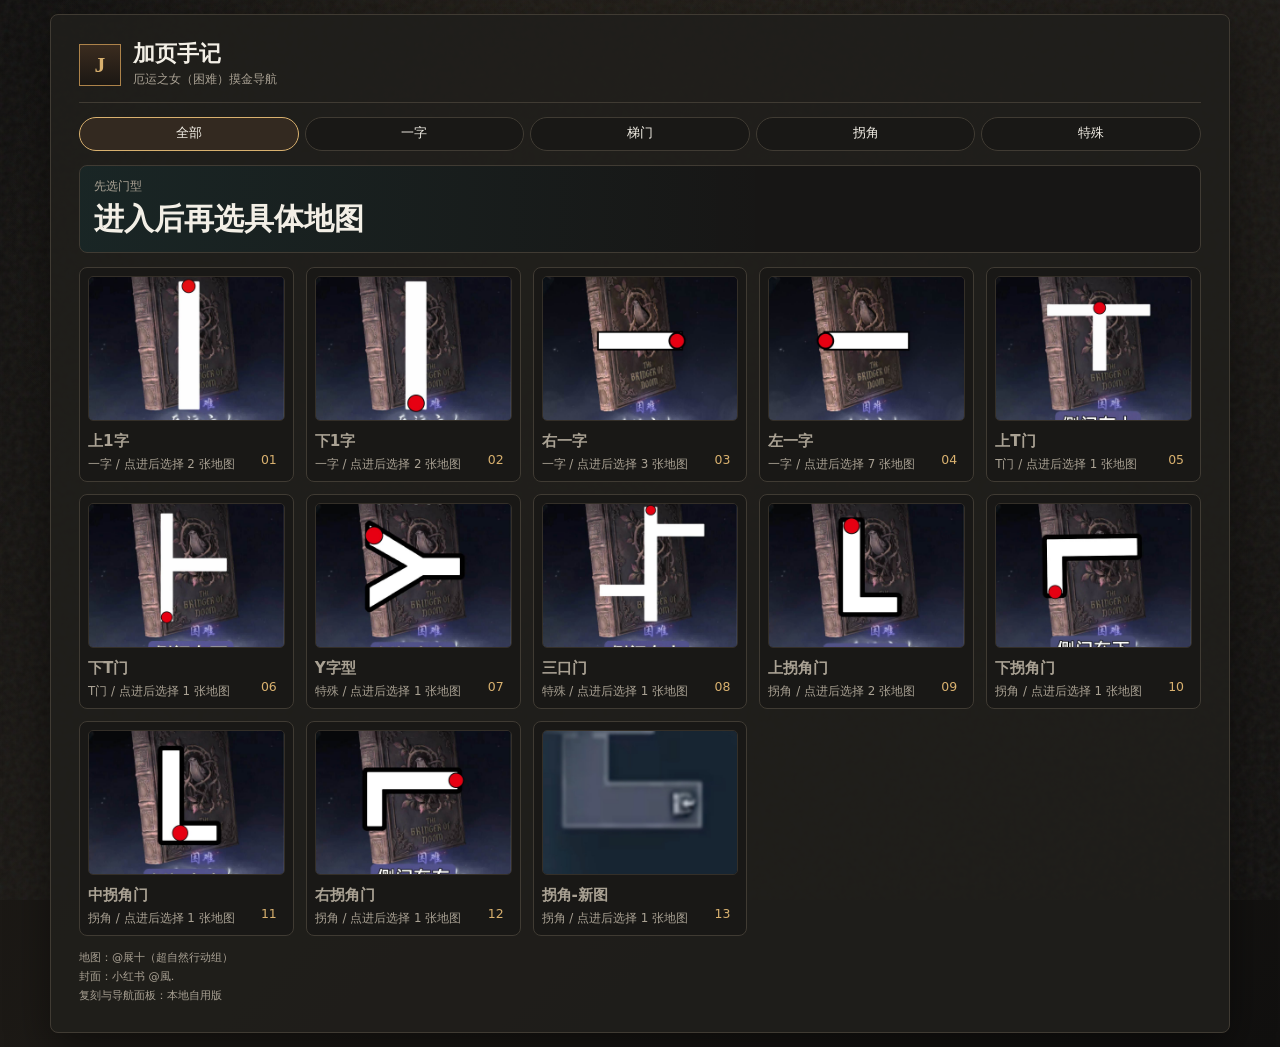
<file: index.html>
<!doctype html>
<html lang="zh-CN">
  <head>
    <meta charset="UTF-8" />
    <meta name="viewport" content="width=device-width, initial-scale=1.0" />
    <title>加页手记摸金导航</title>
    <link rel="stylesheet" href="./styles.css?v=20260709-editlabels1" />
  </head>
  <body>
    <div class="grain" aria-hidden="true"></div>

    <main class="shell is-home" id="appShell">
      <section class="left-rail" aria-label="地图目录">
        <div class="brand">
          <span class="brand-mark">J</span>
          <div>
            <h1>加页手记</h1>
            <p>厄运之女（困难）摸金导航</p>
          </div>
        </div>

        <div class="toolbar" aria-label="地图筛选">
          <button class="chip is-active" data-filter="all">全部</button>
          <button class="chip" data-filter="一字">一字</button>
          <button class="chip" data-filter="T门">梯门</button>
          <button class="chip" data-filter="拐角">拐角</button>
          <button class="chip" data-filter="特殊">特殊</button>
        </div>

        <div class="home-prompt">
          <span>先选门型</span>
          <strong>进入后再选具体地图</strong>
        </div>

        <div class="map-list" id="mapList"></div>

        <footer class="credits">
          <span>地图：@展十（超自然行动组）</span>
          <span>封面：小红书 @風.</span>
          <span>复刻与导航面板：本地自用版</span>
        </footer>
      </section>

      <section class="map-chooser" aria-label="选择具体地图">
        <header class="chooser-head">
          <button class="text-btn" id="backToCategoriesBtn" type="button">返回门型</button>
          <div>
            <p class="eyebrow" id="chooserType">选择地图</p>
            <h2 id="chooserTitle">上1字</h2>
          </div>
        </header>

        <div class="choice-grid" id="mapChoiceList"></div>
      </section>

      <section class="stage" aria-label="地图查看器">
        <header class="stage-head">
          <div>
            <p class="eyebrow" id="mapType">地图</p>
            <h2 id="mapTitle">上1字</h2>
          </div>

          <div class="head-actions">
            <button class="text-btn" id="backHomeBtn" type="button">选门型</button>
            <button class="icon-btn" id="prevMapBtn" type="button" title="上一张地图" aria-label="上一张地图">
              <svg viewBox="0 0 24 24" aria-hidden="true"><path d="m15 18-6-6 6-6"/></svg>
            </button>
            <button class="icon-btn" id="nextMapBtn" type="button" title="下一张地图" aria-label="下一张地图">
              <svg viewBox="0 0 24 24" aria-hidden="true"><path d="m9 18 6-6-6-6"/></svg>
            </button>
            <button class="icon-btn" id="fitBtn" type="button" title="切换适配方式" aria-label="切换适配方式">
              <svg viewBox="0 0 24 24" aria-hidden="true"><path d="M8 3H5a2 2 0 0 0-2 2v3m18 0V5a2 2 0 0 0-2-2h-3M3 16v3a2 2 0 0 0 2 2h3m8 0h3a2 2 0 0 0 2-2v-3"/></svg>
            </button>
          </div>
        </header>

        <div class="map-frame" id="mapFrame">
          <img id="mapImage" alt="地图" />
          <span class="zoom-badge" id="zoomBadge">100%</span>
        </div>

        <div class="map-strip" id="mapStrip" aria-label="同门型地图"></div>
      </section>

      <aside class="navigator" aria-label="半自动语音导航">
        <div class="panel-title">
          <div>
            <p class="eyebrow">route navigator</p>
            <h2>摸金导航器</h2>
          </div>
          <span class="status-dot" id="voiceStatus" title="语音状态"></span>
        </div>

        <div class="route-picker">
          <label for="routeSelect">门型</label>
          <select id="routeSelect"></select>
          <button id="addRouteBtn" type="button">添加路线</button>
        </div>

        <div class="current-step">
          <span id="stepIndex">01</span>
          <div class="step-copy">
            <small id="routeMeta">步骤 1/1</small>
            <p id="stepText">确认当前门型和地图编号，先别急着跑。</p>
          </div>
        </div>

        <div class="route-legend" aria-label="地图图例">
          <span><i class="legend-red"></i>红线主路</span>
          <span><i class="legend-room"></i>功能房</span>
          <span><i class="legend-hall"></i>走廊</span>
          <span><i class="legend-stair"></i>换楼层</span>
        </div>

        <div class="control-grid">
          <button class="ghost-btn prev-action" id="prevStepBtn" type="button">
            <svg viewBox="0 0 24 24" aria-hidden="true"><path d="m15 18-6-6 6-6"/></svg>
            上一条
          </button>
          <button class="primary-btn next-action" id="nextStepBtn" type="button">
            <svg viewBox="0 0 24 24" aria-hidden="true"><path d="m9 18 6-6-6-6"/></svg>
            下一条
          </button>
          <button class="ghost-btn replay-action" id="speakBtn" type="button">
            <svg viewBox="0 0 24 24" aria-hidden="true"><path d="M11 5 6 9H2v6h4l5 4V5Z"/><path d="M15.54 8.46a5 5 0 0 1 0 7.07"/><path d="M19.07 4.93a10 10 0 0 1 0 14.14"/></svg>
            重播当前
          </button>
          <button class="ghost-btn listen-action" id="voiceControlBtn" type="button">
            <svg viewBox="0 0 24 24" aria-hidden="true"><path d="M12 2a3 3 0 0 0-3 3v7a3 3 0 0 0 6 0V5a3 3 0 0 0-3-3Z"/><path d="M19 10v2a7 7 0 0 1-14 0v-2"/><path d="M12 19v3"/></svg>
            语音监听
          </button>
          <button class="ghost-btn hidden-control" id="autoBtn" type="button">
            <svg viewBox="0 0 24 24" aria-hidden="true"><path d="M8 5v14l11-7Z"/></svg>
            自动
          </button>
        </div>

        <p class="listen-text" id="listenText">进入地图后会尝试自动开启语音监听；说 OK、下一次、下一条、继续都能跳转。</p>

        <label class="voice-field">
          <span>播报声音</span>
          <select id="voiceSelect">
            <option value="">自动选择中文声音</option>
          </select>
        </label>

        <label class="range-field">
          <span>连播间隔</span>
          <output id="delayOut">5 秒</output>
          <input id="delayRange" type="range" min="3" max="12" value="5" />
        </label>

        <div class="steps" id="steps"></div>

        <label class="note-box full-route-box">
          <span>本图全部指令</span>
          <textarea id="fullRouteText" rows="9" spellcheck="false"></textarea>
        </label>

        <label class="note-box custom-note-box">
          <span>补充口令</span>
          <textarea id="customNotes" rows="5" spellcheck="false"></textarea>
        </label>

        <button class="save-btn" id="saveNotesBtn" type="button">保存全部指令</button>
      </aside>
    </main>

    <script src="./app.js?v=20260709-editlabels1"></script>
  </body>
</html>
</file>
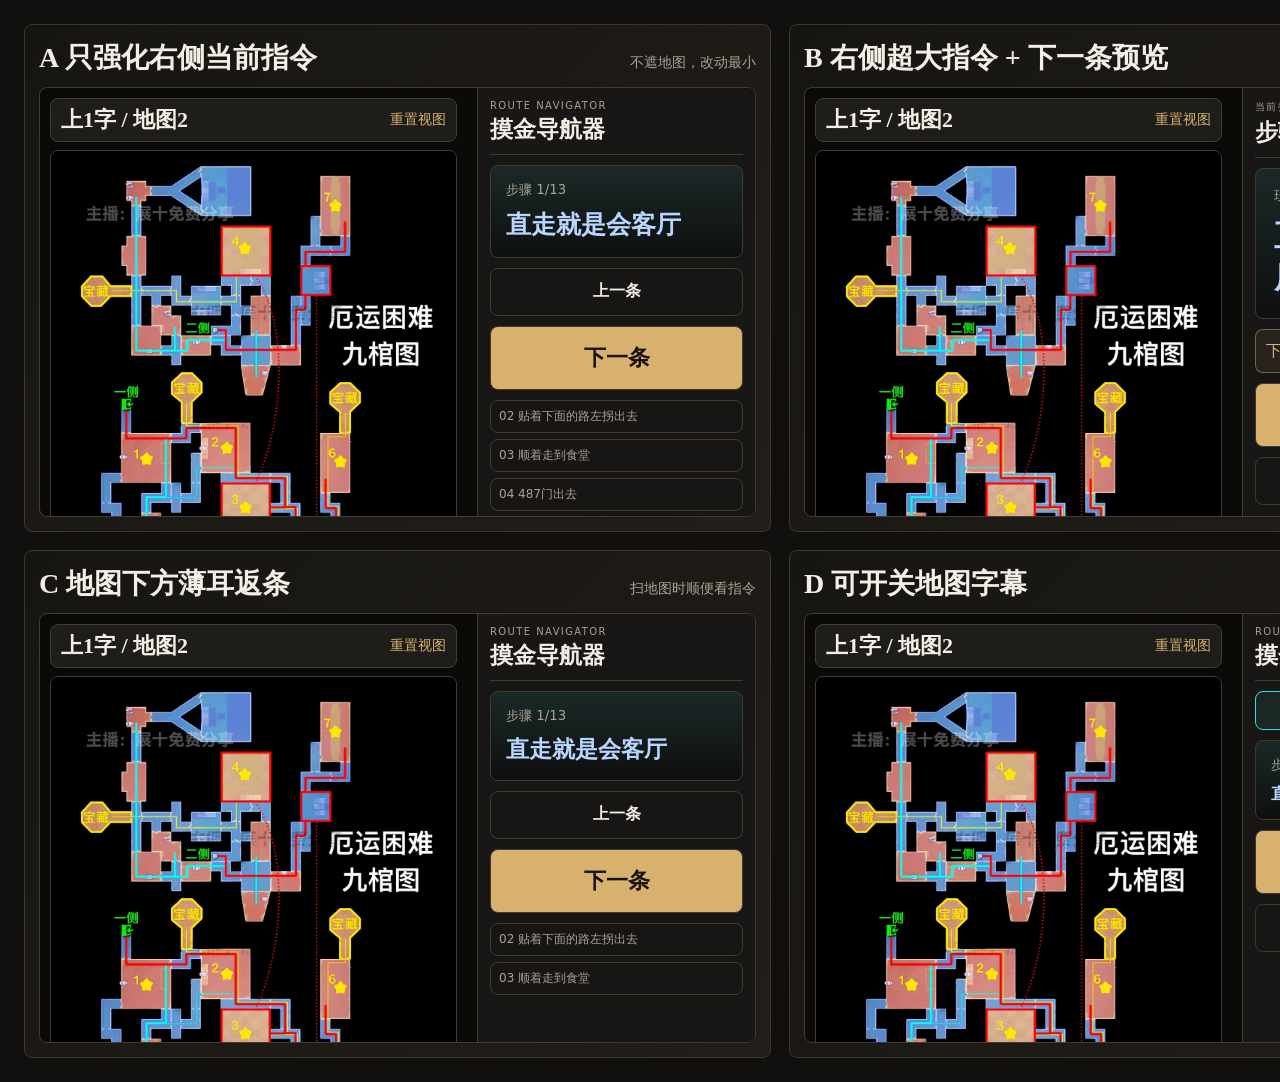
<file: instruction-layout-options.html>
<!doctype html>
<html lang="zh-CN">
  <head>
    <meta charset="UTF-8" />
    <meta name="viewport" content="width=device-width, initial-scale=1.0" />
    <title>指令显示方案对比</title>
    <style>
      :root {
        --ink: #f3efe6;
        --muted: #aaa294;
        --panel: #201f1c;
        --line: #403b33;
        --gold: #d9b16f;
        --cyan: #35dce1;
        --map: #050505;
      }

      * {
        box-sizing: border-box;
      }

      body {
        margin: 0;
        padding: 24px;
        background: #11100f;
        color: var(--ink);
        font-family: "PingFang SC", "Microsoft YaHei", system-ui, sans-serif;
      }

      .sheet {
        display: grid;
        grid-template-columns: 1fr 1fr;
        gap: 18px;
        width: 1512px;
        margin: 0 auto;
      }

      .option {
        border: 1px solid #3d382f;
        border-radius: 8px;
        background: linear-gradient(135deg, #171512, #221f1a);
        padding: 14px;
      }

      .option-title {
        display: flex;
        align-items: baseline;
        justify-content: space-between;
        gap: 12px;
        margin-bottom: 10px;
      }

      .option-title h2 {
        margin: 0;
        font-family: Georgia, "Songti SC", serif;
        font-size: 28px;
      }

      .option-title span {
        color: var(--muted);
        font-size: 14px;
      }

      .screen {
        display: grid;
        grid-template-columns: minmax(0, 1fr) 278px;
        gap: 10px;
        height: 430px;
        border: 1px solid var(--line);
        border-radius: 8px;
        overflow: hidden;
        background: #0b0a09;
      }

      .map {
        position: relative;
        display: grid;
        grid-template-rows: 44px minmax(0, 1fr) auto;
        gap: 8px;
        padding: 10px;
        min-width: 0;
      }

      .map-head {
        display: flex;
        align-items: center;
        justify-content: space-between;
        border: 1px solid var(--line);
        border-radius: 8px;
        padding: 8px 10px;
        background: rgba(32, 31, 28, 0.92);
      }

      .map-head strong {
        font-family: Georgia, "Songti SC", serif;
        font-size: 22px;
      }

      .map-head span {
        color: var(--gold);
        font-size: 14px;
      }

      .map-frame {
        position: relative;
        display: grid;
        place-items: center;
        overflow: hidden;
        border: 1px solid var(--line);
        border-radius: 8px;
        background:
          linear-gradient(90deg, rgba(53, 220, 225, 0.08) 1px, transparent 1px),
          linear-gradient(0deg, rgba(217, 177, 111, 0.05) 1px, transparent 1px),
          var(--map);
        background-size: 40px 40px;
      }

      .map-frame img {
        width: 100%;
        height: 100%;
        object-fit: contain;
      }

      .thumbs {
        display: flex;
        gap: 6px;
        height: 48px;
      }

      .thumb {
        width: 54px;
        border: 1px solid var(--gold);
        border-radius: 8px;
        background: #111;
      }

      .nav {
        display: flex;
        flex-direction: column;
        gap: 10px;
        border-left: 1px solid var(--line);
        padding: 12px;
        background: rgba(25, 24, 22, 0.96);
        min-width: 0;
      }

      .nav-title {
        border-bottom: 1px solid var(--line);
        padding-bottom: 9px;
      }

      .nav-title small {
        display: block;
        color: var(--muted);
        letter-spacing: 0.14em;
        text-transform: uppercase;
        font-size: 10px;
      }

      .nav-title strong {
        display: block;
        margin-top: 3px;
        font-family: Georgia, "Songti SC", serif;
        font-size: 23px;
      }

      .command {
        border: 1px solid var(--line);
        border-radius: 8px;
        padding: 15px;
        background: linear-gradient(180deg, rgba(53, 220, 225, 0.09), rgba(14, 15, 15, 0.96));
      }

      .command small {
        display: block;
        color: var(--muted);
        margin-bottom: 9px;
      }

      .command p {
        margin: 0;
        color: #b9d6ff;
        font-weight: 800;
        line-height: 1.34;
      }

      .btn {
        display: grid;
        place-items: center;
        min-height: 48px;
        border: 1px solid var(--line);
        border-radius: 8px;
        background: #171615;
        color: var(--ink);
        font-weight: 700;
      }

      .btn.primary {
        min-height: 64px;
        background: var(--gold);
        color: #17120e;
        font-size: 22px;
      }

      .steps {
        display: grid;
        gap: 6px;
        color: var(--muted);
        font-size: 12px;
      }

      .step-line {
        border: 1px solid var(--line);
        border-radius: 8px;
        padding: 7px 8px;
        background: #171615;
        white-space: nowrap;
        overflow: hidden;
        text-overflow: ellipsis;
      }

      .variant-a .command p {
        font-size: 25px;
      }

      .variant-b .command {
        padding: 18px;
      }

      .variant-b .command p {
        font-size: 32px;
      }

      .next-preview {
        border: 1px solid rgba(217, 177, 111, 0.45);
        border-radius: 8px;
        padding: 10px;
        color: var(--gold);
        background: rgba(217, 177, 111, 0.08);
        line-height: 1.4;
      }

      .caption-strip {
        border: 1px solid rgba(53, 220, 225, 0.55);
        border-radius: 8px;
        padding: 10px 12px;
        color: #dffcff;
        background: rgba(7, 21, 22, 0.92);
        font-weight: 800;
        font-size: 21px;
        text-align: center;
      }

      .variant-c .map {
        grid-template-rows: 44px minmax(0, 1fr) auto 42px;
      }

      .variant-c .nav .command p {
        font-size: 23px;
      }

      .subtitle {
        position: absolute;
        left: 50%;
        bottom: 18px;
        transform: translateX(-50%);
        max-width: calc(100% - 48px);
        border: 1px solid rgba(217, 177, 111, 0.72);
        border-radius: 8px;
        padding: 10px 18px;
        color: #fff4d2;
        background: rgba(10, 8, 6, 0.78);
        box-shadow: 0 14px 40px rgba(0, 0, 0, 0.38);
        font-weight: 900;
        font-size: 26px;
        text-align: center;
        white-space: nowrap;
      }

      .toggle {
        border: 1px solid var(--cyan);
        border-radius: 8px;
        padding: 8px;
        color: var(--cyan);
        text-align: center;
        background: rgba(53, 220, 225, 0.08);
      }
    </style>
  </head>
  <body>
    <section class="sheet">
      <article class="option variant-a">
        <div class="option-title">
          <h2>A 只强化右侧当前指令</h2>
          <span>不遮地图，改动最小</span>
        </div>
        <div class="screen">
          <div class="map">
            <div class="map-head"><strong>上1字 / 地图2</strong><span>重置视图</span></div>
            <div class="map-frame"><img src="./assets/上1字/地图 (2).jpg" alt="" /></div>
            <div class="thumbs"><div class="thumb"></div><div class="thumb"></div></div>
          </div>
          <div class="nav">
            <div class="nav-title"><small>route navigator</small><strong>摸金导航器</strong></div>
            <div class="command"><small>步骤 1/13</small><p>直走就是会客厅</p></div>
            <div class="btn">上一条</div>
            <div class="btn primary">下一条</div>
            <div class="steps">
              <div class="step-line">02 贴着下面的路左拐出去</div>
              <div class="step-line">03 顺着走到食堂</div>
              <div class="step-line">04 487门出去</div>
            </div>
          </div>
        </div>
      </article>

      <article class="option variant-b">
        <div class="option-title">
          <h2>B 右侧超大指令 + 下一条预览</h2>
          <span>最像专用导航器</span>
        </div>
        <div class="screen">
          <div class="map">
            <div class="map-head"><strong>上1字 / 地图2</strong><span>重置视图</span></div>
            <div class="map-frame"><img src="./assets/上1字/地图 (2).jpg" alt="" /></div>
            <div class="thumbs"><div class="thumb"></div><div class="thumb"></div></div>
          </div>
          <div class="nav">
            <div class="nav-title"><small>当前指令</small><strong>步骤 1/13</strong></div>
            <div class="command"><small>现在做这个</small><p>直走就是会客厅</p></div>
            <div class="next-preview">下一条：贴着下面的路左拐出去</div>
            <div class="btn primary">下一条</div>
            <div class="btn">重播当前</div>
          </div>
        </div>
      </article>

      <article class="option variant-c">
        <div class="option-title">
          <h2>C 地图下方薄耳返条</h2>
          <span>扫地图时顺便看指令</span>
        </div>
        <div class="screen">
          <div class="map">
            <div class="map-head"><strong>上1字 / 地图2</strong><span>重置视图</span></div>
            <div class="map-frame"><img src="./assets/上1字/地图 (2).jpg" alt="" /></div>
            <div class="caption-strip">直走就是会客厅</div>
            <div class="thumbs"><div class="thumb"></div><div class="thumb"></div></div>
          </div>
          <div class="nav">
            <div class="nav-title"><small>route navigator</small><strong>摸金导航器</strong></div>
            <div class="command"><small>步骤 1/13</small><p>直走就是会客厅</p></div>
            <div class="btn">上一条</div>
            <div class="btn primary">下一条</div>
            <div class="steps">
              <div class="step-line">02 贴着下面的路左拐出去</div>
              <div class="step-line">03 顺着走到食堂</div>
            </div>
          </div>
        </div>
      </article>

      <article class="option variant-d">
        <div class="option-title">
          <h2>D 可开关地图字幕</h2>
          <span>最醒目，但可能挡图</span>
        </div>
        <div class="screen">
          <div class="map">
            <div class="map-head"><strong>上1字 / 地图2</strong><span>重置视图</span></div>
            <div class="map-frame">
              <img src="./assets/上1字/地图 (2).jpg" alt="" />
              <div class="subtitle">直走就是会客厅</div>
            </div>
            <div class="thumbs"><div class="thumb"></div><div class="thumb"></div></div>
          </div>
          <div class="nav">
            <div class="nav-title"><small>route navigator</small><strong>摸金导航器</strong></div>
            <div class="toggle">地图字幕：开启</div>
            <div class="command"><small>步骤 1/13</small><p>直走就是会客厅</p></div>
            <div class="btn primary">下一条</div>
            <div class="btn">重播当前</div>
          </div>
        </div>
      </article>
    </section>
  </body>
</html>
</file>
<file: styles.css>
:root {
  color-scheme: dark;
  --ink: #f3efe6;
  --muted: #aaa294;
  --quiet: #736d64;
  --paper: #151412;
  --panel: #201f1c;
  --panel-2: #292620;
  --line: #403b33;
  --gold: #d9b16f;
  --gold-2: #ad834a;
  --cyan: #35dce1;
  --red: #f0524f;
  --shadow: rgba(0, 0, 0, 0.45);
}

* {
  box-sizing: border-box;
}

html,
body {
  min-height: 100%;
}

body {
  margin: 0;
  background:
    radial-gradient(circle at 42% 22%, rgba(217, 177, 111, 0.08), transparent 34rem),
    linear-gradient(135deg, #11100f, #1d1a16 48%, #11100f);
  color: var(--ink);
  font-family: "PingFang SC", "Noto Sans SC", "Microsoft YaHei", system-ui, sans-serif;
  letter-spacing: 0;
}

button,
textarea,
input {
  font: inherit;
}

button {
  -webkit-tap-highlight-color: transparent;
}

.grain {
  position: fixed;
  inset: 0;
  z-index: -1;
  pointer-events: none;
  opacity: 0.06;
  background-image: url("data:image/svg+xml,%3Csvg viewBox='0 0 180 180' xmlns='http://www.w3.org/2000/svg'%3E%3Cfilter id='n'%3E%3CfeTurbulence type='fractalNoise' baseFrequency='.8' numOctaves='3' stitchTiles='stitch'/%3E%3C/filter%3E%3Crect width='100%25' height='100%25' filter='url(%23n)'/%3E%3C/svg%3E");
}

.shell {
  display: grid;
  grid-template-columns: minmax(420px, 1fr) minmax(320px, 390px);
  grid-template-rows: minmax(0, 1fr);
  gap: 14px;
  height: 100vh;
  padding: 14px;
  overflow: hidden;
}

.shell.is-home {
  display: block;
  min-height: 100vh;
  height: auto;
  overflow: auto;
}

.shell.is-chooser {
  display: block;
  min-height: 100vh;
  height: auto;
  overflow: auto;
}

.left-rail,
.navigator,
.stage,
.map-chooser {
  min-width: 0;
}

.left-rail,
.navigator {
  display: flex;
  flex-direction: column;
  border: 1px solid var(--line);
  background: color-mix(in srgb, var(--panel) 92%, transparent);
  box-shadow: 0 16px 44px var(--shadow);
}

.left-rail {
  display: none;
  grid-row: 1;
  border-radius: 8px;
  padding: 14px;
}

.shell.is-home .left-rail {
  display: flex;
  min-height: calc(100vh - 28px);
  max-width: 1180px;
  margin: 0 auto;
  padding: clamp(14px, 3vw, 28px);
}

.shell.is-home .stage,
.shell.is-home .navigator,
.shell.is-home .map-chooser {
  display: none;
}

.shell.is-chooser .left-rail,
.shell.is-chooser .stage,
.shell.is-chooser .navigator {
  display: none;
}

.map-chooser {
  display: none;
  max-width: 1280px;
  margin: 0 auto;
  min-height: calc(100vh - 28px);
}

.shell.is-chooser .map-chooser {
  display: block;
}

.chooser-head {
  display: flex;
  align-items: center;
  gap: 14px;
  border: 1px solid var(--line);
  border-radius: 8px;
  margin-bottom: 14px;
  padding: 14px;
  background: color-mix(in srgb, var(--panel) 90%, transparent);
  box-shadow: 0 16px 44px var(--shadow);
}

.chooser-head h2 {
  margin: 0;
  font-family: Georgia, "Songti SC", serif;
  font-size: clamp(1.7rem, 4vw, 3rem);
  line-height: 1.05;
}

.choice-grid {
  display: grid;
  grid-template-columns: repeat(auto-fit, minmax(280px, 1fr));
  gap: 14px;
}

.choice-card {
  display: grid;
  grid-template-rows: minmax(240px, 1fr) auto;
  min-height: 340px;
  border: 1px solid var(--line);
  border-radius: 8px;
  padding: 10px;
  background: #171615;
  color: var(--ink);
  cursor: pointer;
  text-align: left;
}

.choice-card:hover,
.choice-card:focus-visible {
  border-color: var(--gold);
  background: #27221c;
}

.choice-card img {
  width: 100%;
  height: 100%;
  min-height: 240px;
  object-fit: contain;
  border: 1px solid #342f28;
  border-radius: 6px;
  background: #050505;
}

.choice-card span {
  display: flex;
  align-items: center;
  justify-content: space-between;
  gap: 10px;
  padding-top: 10px;
}

.choice-card strong {
  display: grid;
  gap: 4px;
  font-size: 1.05rem;
}

.choice-name-input {
  width: min(100%, 14rem);
  border: 1px solid transparent;
  border-radius: 6px;
  padding: 4px 6px;
  background: transparent;
  color: var(--ink);
  font: inherit;
  font-weight: 700;
}

.choice-name-input:hover,
.choice-name-input:focus {
  border-color: rgba(221, 180, 103, 0.65);
  background: rgba(0, 0, 0, 0.28);
  outline: none;
}

.choice-card small {
  color: var(--muted);
  font-size: 0.85rem;
  font-weight: 600;
}

.choice-card em {
  color: var(--gold);
  font-style: normal;
  font-size: 0.78rem;
}

.navigator {
  grid-column: 2;
  grid-row: 1;
  border-radius: 8px;
  padding: 14px;
  gap: 14px;
  height: calc(100vh - 28px);
  overflow: auto;
}

.brand {
  display: flex;
  align-items: center;
  gap: 12px;
  padding-bottom: 14px;
  border-bottom: 1px solid var(--line);
}

.brand-mark {
  display: grid;
  place-items: center;
  width: 42px;
  height: 42px;
  border: 1px solid var(--gold-2);
  background: linear-gradient(180deg, #3b2c1f, #1b1713);
  color: var(--gold);
  font-family: Georgia, serif;
  font-size: 1.35rem;
  font-weight: 700;
}

.brand h1,
.panel-title h2,
.stage-head h2 {
  margin: 0;
  line-height: 1.05;
}

.brand h1 {
  font-family: Georgia, "Songti SC", serif;
  font-size: 1.35rem;
}

.brand p,
.credits,
.eyebrow {
  color: var(--muted);
}

.brand p {
  margin: 5px 0 0;
  font-size: 0.78rem;
}

.toolbar {
  display: grid;
  grid-template-columns: repeat(5, 1fr);
  gap: 6px;
  margin: 14px 0;
}

.home-prompt {
  display: none;
  border: 1px solid var(--line);
  border-radius: 8px;
  margin-bottom: 14px;
  padding: 12px 14px;
  background:
    linear-gradient(90deg, rgba(53, 220, 225, 0.08), transparent 62%),
    #171615;
}

.home-prompt span {
  display: block;
  margin-bottom: 4px;
  color: var(--muted);
  font-size: 0.76rem;
}

.home-prompt strong {
  font-size: clamp(1.2rem, 3vw, 1.9rem);
  font-family: Georgia, "Songti SC", serif;
  font-weight: 700;
}

.shell.is-home .home-prompt {
  display: block;
}

.chip,
.ghost-btn,
.primary-btn,
.save-btn,
.icon-btn {
  border: 1px solid var(--line);
  color: var(--ink);
  cursor: pointer;
  transition: border-color 160ms ease, background 160ms ease, transform 160ms ease;
}

.chip {
  min-height: 34px;
  border-radius: 999px;
  background: #191816;
  font-size: 0.8rem;
}

.chip.is-active,
.chip:hover,
.ghost-btn:hover,
.save-btn:hover,
.icon-btn:hover {
  border-color: var(--gold);
  background: #332920;
}

.map-list {
  display: grid;
  grid-template-columns: 1fr;
  gap: 9px;
  overflow: auto;
  padding-right: 3px;
}

.shell.is-home .map-list {
  grid-template-columns: repeat(auto-fit, minmax(210px, 1fr));
  gap: 12px;
  overflow: visible;
  padding-right: 0;
}

.map-card {
  position: relative;
  display: grid;
  grid-template-columns: 72px 1fr auto;
  gap: 10px;
  align-items: center;
  width: 100%;
  min-height: 72px;
  border: 1px solid var(--line);
  border-radius: 8px;
  padding: 6px 9px 6px 6px;
  background: #191816;
  color: inherit;
  text-align: left;
  cursor: pointer;
}

.shell.is-home .map-card {
  grid-template-columns: 1fr;
  align-content: start;
  min-height: 210px;
  padding: 8px;
}

.shell.is-home .map-card img {
  width: 100%;
  height: 145px;
}

.shell.is-home .map-card em {
  position: absolute;
  right: 16px;
  bottom: 14px;
}

.map-card:hover,
.map-card.is-active {
  border-color: var(--gold);
  background: #27221c;
}

.map-card img {
  width: 72px;
  height: 58px;
  object-fit: cover;
  border-radius: 5px;
  border: 1px solid #342f28;
}

.map-card strong {
  display: block;
  margin-bottom: 5px;
  font-size: 0.95rem;
}

.map-card span {
  color: var(--muted);
  font-size: 0.74rem;
}

.map-card em {
  color: var(--gold);
  font-style: normal;
  font-size: 0.78rem;
}

.credits {
  display: grid;
  gap: 3px;
  margin-top: auto;
  padding-top: 14px;
  font-size: 0.7rem;
  line-height: 1.45;
}

.stage {
  grid-column: 1;
  grid-row: 1;
  display: grid;
  grid-template-rows: auto minmax(0, 1fr) auto;
  gap: 8px;
  min-height: 0;
  height: calc(100vh - 28px);
}

.stage-head,
.panel-title {
  display: flex;
  align-items: center;
  justify-content: space-between;
  gap: 12px;
  border: 1px solid var(--line);
  border-radius: 8px;
  background: color-mix(in srgb, var(--panel) 86%, transparent);
  padding: 10px 12px;
}

.eyebrow {
  margin: 0 0 6px;
  font-size: 0.68rem;
  letter-spacing: 0.16em;
  text-transform: uppercase;
}

.stage-head h2 {
  font-family: Georgia, "Songti SC", serif;
  font-size: clamp(1.35rem, 2.5vw, 2rem);
}

.head-actions {
  display: flex;
  gap: 8px;
}

.text-btn {
  min-height: 42px;
  border: 1px solid var(--line);
  border-radius: 8px;
  padding: 0 12px;
  background: #191816;
  color: var(--gold);
  cursor: pointer;
}

.text-btn:hover {
  border-color: var(--gold);
  background: #332920;
}

.icon-btn {
  display: grid;
  place-items: center;
  width: 42px;
  height: 42px;
  border-radius: 8px;
  background: #191816;
}

svg {
  width: 20px;
  height: 20px;
  fill: none;
  stroke: currentColor;
  stroke-width: 2;
  stroke-linecap: round;
  stroke-linejoin: round;
}

.map-frame {
  position: relative;
  display: grid;
  place-items: center;
  min-height: 0;
  overflow: hidden;
  touch-action: none;
  cursor: zoom-in;
  border: 1px solid var(--line);
  border-radius: 8px;
  background:
    linear-gradient(90deg, rgba(53, 220, 225, 0.06) 1px, transparent 1px),
    linear-gradient(0deg, rgba(217, 177, 111, 0.05) 1px, transparent 1px),
    #070707;
  background-size: 48px 48px;
  box-shadow: inset 0 0 0 1px rgba(255, 255, 255, 0.02), 0 18px 60px var(--shadow);
}

.map-frame img {
  position: absolute;
  inset: 0;
  display: block;
  width: 100%;
  height: 100%;
  max-width: 100%;
  max-height: 100%;
  object-fit: contain;
  object-position: center center;
  transform-origin: center center;
  transition: transform 120ms ease;
  user-select: none;
  -webkit-user-drag: none;
  will-change: transform;
}

.map-frame.is-zoomed {
  cursor: grab;
}

.map-frame.is-panning {
  cursor: grabbing;
}

.map-frame.is-panning img {
  transition: none;
}

.zoom-badge {
  position: absolute;
  right: 12px;
  bottom: 10px;
  z-index: 2;
  border: 1px solid rgba(217, 177, 111, 0.48);
  border-radius: 999px;
  padding: 4px 9px;
  background: rgba(12, 11, 10, 0.76);
  color: var(--gold);
  font-size: 0.72rem;
  pointer-events: none;
}

.map-strip {
  display: flex;
  gap: 8px;
  overflow-x: auto;
  min-height: 66px;
  max-height: 72px;
  padding: 0 2px 3px;
}

.thumb {
  flex: 0 0 76px;
  border: 1px solid var(--line);
  border-radius: 8px;
  background: #171615;
  color: var(--muted);
  cursor: pointer;
  overflow: hidden;
  text-align: left;
}

.thumb.is-active,
.thumb:hover {
  color: var(--ink);
  border-color: var(--gold);
}

.thumb img {
  display: block;
  width: 100%;
  height: 42px;
  object-fit: cover;
}

.thumb span {
  display: block;
  padding: 5px 6px;
  font-size: 0.68rem;
  white-space: nowrap;
  overflow: hidden;
  text-overflow: ellipsis;
}

.panel-title {
  padding: 0 0 12px;
  border-width: 0 0 1px;
  border-radius: 0;
  background: transparent;
}

.panel-title h2 {
  font-family: Georgia, "Songti SC", serif;
  font-size: 1.25rem;
}

.route-picker {
  display: grid;
  grid-template-columns: auto minmax(0, 1fr) auto;
  gap: 8px;
  align-items: center;
  border: 1px solid var(--line);
  border-radius: 8px;
  padding: 10px;
  background: #171615;
}

.route-picker label {
  color: var(--muted);
  font-size: 0.82rem;
}

.route-picker select,
.route-picker button {
  min-height: 36px;
  border: 1px solid var(--line);
  border-radius: 7px;
  background: #11100f;
  color: var(--ink);
}

.route-picker select {
  min-width: 0;
  padding: 0 9px;
}

.route-picker button {
  padding: 0 10px;
  color: #11100f;
  background: #59b55c;
  border-color: #59b55c;
  cursor: pointer;
  font-weight: 700;
}

.status-dot {
  width: 11px;
  height: 11px;
  border-radius: 50%;
  background: var(--quiet);
  box-shadow: 0 0 0 6px rgba(115, 109, 100, 0.12);
}

.status-dot.is-speaking {
  background: var(--cyan);
  box-shadow: 0 0 0 6px rgba(53, 220, 225, 0.12);
}

.status-dot.is-auto {
  background: var(--gold);
  box-shadow: 0 0 0 6px rgba(217, 177, 111, 0.16);
}

.current-step {
  display: grid;
  grid-template-columns: 44px 1fr;
  gap: 14px;
  align-items: start;
  border: 1px solid var(--line);
  border-radius: 8px;
  padding: 18px 16px;
  background:
    linear-gradient(180deg, rgba(53, 220, 225, 0.08), transparent),
    #11100f;
  box-shadow: inset 0 0 0 1px rgba(53, 220, 225, 0.06);
}

.current-step span {
  display: grid;
  place-items: center;
  width: 42px;
  height: 42px;
  background: #31261b;
  color: var(--gold);
  font-family: Georgia, serif;
  font-weight: 700;
}

.step-copy {
  min-width: 0;
}

.step-copy small {
  display: block;
  margin-bottom: 8px;
  color: var(--muted);
  font-size: 0.74rem;
}

.current-step p {
  margin: 0;
  color: #b9d6ff;
  font-size: clamp(1.16rem, 2vw, 1.55rem);
  font-weight: 800;
  line-height: 1.42;
  text-wrap: balance;
}

.current-step b,
.step-btn b {
  display: inline-flex;
  align-items: center;
  min-width: 42px;
  margin-right: 7px;
  color: var(--cyan);
  font-size: 0.78rem;
  font-weight: 700;
}

.route-legend {
  display: grid;
  grid-template-columns: 1fr 1fr;
  gap: 7px;
  border: 1px solid var(--line);
  border-radius: 8px;
  padding: 10px;
  background: #171615;
  color: var(--muted);
  font-size: 0.78rem;
}

.route-legend span {
  display: inline-flex;
  align-items: center;
  gap: 7px;
  min-width: 0;
}

.route-legend i {
  width: 18px;
  height: 4px;
  border-radius: 999px;
  background: var(--quiet);
  box-shadow: 0 0 0 1px rgba(255, 255, 255, 0.04);
}

.route-legend .legend-red {
  background: var(--red);
}

.route-legend .legend-room {
  height: 12px;
  border-radius: 3px;
  background: #c38a70;
}

.route-legend .legend-hall {
  height: 12px;
  border-radius: 3px;
  background: #6f92c2;
}

.route-legend .legend-stair {
  background: repeating-linear-gradient(90deg, var(--gold) 0 3px, #5a4328 3px 6px);
}

.control-grid {
  display: grid;
  grid-template-columns: 1fr;
  gap: 8px;
}

.primary-btn,
.ghost-btn,
.save-btn {
  display: inline-flex;
  align-items: center;
  justify-content: center;
  gap: 8px;
  min-height: 42px;
  border-radius: 8px;
  padding: 0 12px;
}

.primary-btn {
  background: var(--gold);
  border-color: var(--gold);
  color: #18130e;
  font-weight: 700;
}

.primary-btn:hover {
  background: #e6c181;
}

.ghost-btn,
.save-btn {
  background: #191816;
}

.ghost-btn.is-active {
  border-color: var(--cyan);
  background: rgba(53, 220, 225, 0.09);
}

.next-action {
  min-height: 72px;
  font-size: 1.16rem;
}

.prev-action,
.replay-action,
.listen-action {
  min-height: 54px;
}

.hidden-control,
.range-field {
  display: none;
}

.listen-text {
  margin: -4px 0 0;
  color: var(--muted);
  font-size: 0.78rem;
  line-height: 1.45;
}

.range-field,
.note-box,
.voice-field {
  display: grid;
  gap: 8px;
  color: var(--muted);
  font-size: 0.82rem;
}

.range-field {
  grid-template-columns: 1fr auto;
  align-items: center;
}

.range-field input {
  grid-column: 1 / -1;
  width: 100%;
  accent-color: var(--gold);
}

.voice-field select {
  min-height: 38px;
  border: 1px solid var(--line);
  border-radius: 8px;
  padding: 0 10px;
  background: #11100f;
  color: var(--ink);
}

.range-field,
.hidden-control {
  display: none;
}

.steps {
  display: grid;
  gap: 7px;
  overflow: auto;
  max-height: none;
  padding-right: 3px;
}

.step-btn {
  display: grid;
  grid-template-columns: 30px 1fr;
  gap: 9px;
  width: 100%;
  border: 1px solid var(--line);
  border-radius: 8px;
  padding: 9px;
  background: #191816;
  color: var(--muted);
  text-align: left;
  cursor: pointer;
}

.step-btn:hover,
.step-btn.is-active {
  border-color: var(--gold);
  color: var(--ink);
}

.step-btn span {
  color: var(--gold);
  font-family: Georgia, serif;
}

.step-btn p {
  margin: 0;
  line-height: 1.45;
  font-size: 0.83rem;
}

.note-box textarea {
  width: 100%;
  resize: vertical;
  min-height: 92px;
  border: 1px solid var(--line);
  border-radius: 8px;
  padding: 10px;
  background: #12110f;
  color: var(--ink);
  line-height: 1.5;
}

.full-route-box textarea {
  min-height: 190px;
  max-height: 260px;
  resize: none;
  color: #d9e7ff;
  font-size: 0.82rem;
  line-height: 1.55;
  white-space: pre-wrap;
  background:
    linear-gradient(180deg, rgba(53, 220, 225, 0.055), transparent 46%),
    #11100f;
}

.custom-note-box textarea {
  min-height: 76px;
}

.note-box textarea:focus,
button:focus-visible {
  outline: 2px solid var(--cyan);
  outline-offset: 2px;
}

.save-btn {
  color: var(--gold);
}

@media (max-width: 1160px) {
  .shell {
    grid-template-columns: minmax(390px, 1fr) minmax(300px, 360px);
  }

  .navigator {
    grid-column: 2;
    display: flex;
  }

  .panel-title,
  .control-grid,
  .steps,
  .note-box,
  .save-btn {
    grid-column: auto;
  }
}

@media (max-width: 760px) {
  .shell {
    display: flex;
    flex-direction: column;
    height: auto;
    min-height: 100vh;
    overflow: auto;
    padding: 10px;
  }

  .left-rail {
    order: 3;
    grid-row: auto;
  }

  .stage {
    order: 1;
    min-height: 70vh;
    height: auto;
  }

  .navigator {
    order: 2;
    display: flex;
    height: auto;
  }

  .toolbar {
    grid-template-columns: repeat(3, 1fr);
  }

  .map-list {
    max-height: 40vh;
  }

  .stage-head {
    align-items: flex-start;
  }

  .head-actions {
    flex-wrap: wrap;
    justify-content: flex-end;
  }

  .icon-btn {
    width: 38px;
    height: 38px;
  }

  .map-frame {
    min-height: 56vh;
  }

  .choice-grid {
    grid-template-columns: 1fr;
  }

  .steps {
    max-height: 220px;
  }
}

@media (max-width: 420px) {
  .route-picker {
    grid-template-columns: 1fr;
  }

  .map-card {
    grid-template-columns: 64px 1fr;
  }

  .map-card em {
    display: none;
  }

  .control-grid {
    grid-template-columns: 1fr;
  }
}

@media (prefers-reduced-motion: reduce) {
  *,
  *::before,
  *::after {
    scroll-behavior: auto !important;
    transition-duration: 0.01ms !important;
    animation-duration: 0.01ms !important;
  }
}
</file>
